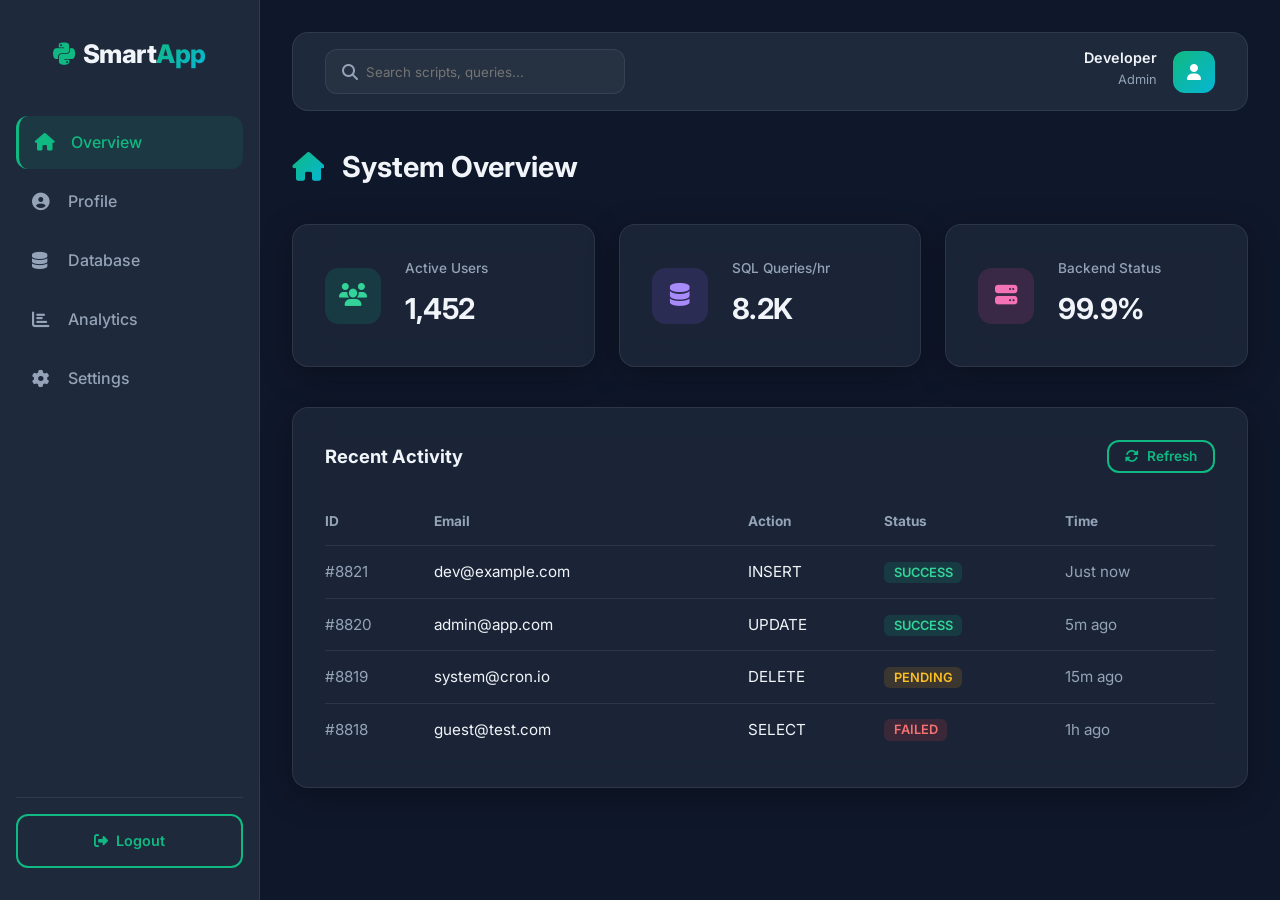
<file: dashboard.html>
<!DOCTYPE html>
<html lang="en">

<head>
    <meta charset="UTF-8">
    <meta name="viewport" content="width=device-width, initial-scale=1.0">
    <title>Dashboard | SmartApp</title>
    <link href="https://fonts.googleapis.com/css2?family=Inter:wght@300;400;500;600;700;800&display=swap"
        rel="stylesheet">
    <link rel="stylesheet" href="https://cdnjs.cloudflare.com/ajax/libs/font-awesome/6.4.0/css/all.min.css">
    <link rel="stylesheet" href="style.css?v=3">
</head>

<body>

    <div class="dashboard-layout fade-in">

        <!-- Sidebar Navigation -->
        <aside class="sidebar">
            <div class="sidebar-logo">
                <a href="index.html" class="logo">
                    <i class="fab fa-python"></i>Smart<span class="text-gradient">App</span>
                </a>
            </div>

            <nav class="sidebar-nav">
                <a href="#" class="active" data-target="overview"><i class="fas fa-home"></i> Overview</a>
                <a href="#" data-target="profile"><i class="fas fa-user-circle"></i> Profile</a>
                <a href="#" data-target="database"><i class="fas fa-database"></i> Database</a>
                <a href="#" data-target="analytics"><i class="fas fa-chart-bar"></i> Analytics</a>
                <a href="#" data-target="configuration"><i class="fas fa-cog"></i> Settings</a>
            </nav>

            <div style="margin-top: auto; padding-top: 1rem; border-top: 1px solid var(--border);">
                <a href="index.html" class="btn btn-outline btn-block" style="font-size: 0.9rem;">
                    <i class="fas fa-sign-out-alt"></i> Logout
                </a>
            </div>
        </aside>

        <!-- Main Content Area -->
        <main class="main-content">

            <!-- Topbar -->
            <header class="topbar">
                <div
                    style="display: flex; align-items: center; background: rgba(255,255,255,0.04); padding: 0.5rem 1rem; border-radius: 12px; width: 300px; border: 1px solid var(--border);">
                    <i class="fas fa-search" style="color: var(--text-muted); margin-right: 0.5rem;"></i>
                    <form class="search-form" style="width: 100%;">
                        <input type="text" placeholder="Search scripts, queries..."
                            style="border: none; background: transparent; width: 100%; outline: none; font-family: inherit; color: var(--text-main);">
                    </form>
                </div>

                <div class="user-profile">
                    <div style="text-align: right;">
                        <p style="font-weight: 600; font-size: 0.9rem; line-height: 1; color: var(--text-main);">
                            Developer</p>
                        <span style="font-size: 0.8rem; color: var(--text-muted);">Admin</span>
                    </div>
                    <div class="avatar">
                        <i class="fas fa-user"></i>
                    </div>
                </div>
            </header>

            <!-- Dashboard Content -->
            <div class="dashboard-content">

                <!-- OVERVIEW SECTION -->
                <div id="overview" class="content-section active">
                    <h2 style="margin-bottom: 2rem; font-size: 1.8rem;"><i class="fas fa-home text-gradient"
                            style="margin-right: 12px;"></i> System Overview</h2>

                    <div class="dashboard-cards" style="margin-bottom: 2.5rem;">
                        <div class="dash-card glass">
                            <div class="dash-icon bg-green"><i class="fas fa-users"></i></div>
                            <div class="dash-info">
                                <h4>Active Users</h4>
                                <h2>1,452</h2>
                            </div>
                        </div>
                        <div class="dash-card glass">
                            <div class="dash-icon bg-purple"><i class="fas fa-database"></i></div>
                            <div class="dash-info">
                                <h4>SQL Queries/hr</h4>
                                <h2>8.2K</h2>
                            </div>
                        </div>
                        <div class="dash-card glass">
                            <div class="dash-icon bg-pink"><i class="fas fa-server"></i></div>
                            <div class="dash-info">
                                <h4>Backend Status</h4>
                                <h2>99.9%</h2>
                            </div>
                        </div>
                    </div>

                    <!-- Activity Table -->
                    <div class="glass" style="padding: 2rem;">
                        <div
                            style="display: flex; justify-content: space-between; align-items: center; margin-bottom: 1.5rem;">
                            <h3 style="font-size: 1.15rem;">Recent Activity</h3>
                            <button class="btn btn-outline" style="padding: 0.4rem 1rem; font-size: 0.85rem;"><i
                                    class="fas fa-sync-alt"></i> Refresh</button>
                        </div>
                        <div style="overflow-x: auto;">
                            <table style="width: 100%; border-collapse: collapse; text-align: left;">
                                <thead>
                                    <tr
                                        style="border-bottom: 1px solid var(--border); color: var(--text-muted); font-size: 0.85rem;">
                                        <th style="padding: 0.8rem 0;">ID</th>
                                        <th style="padding: 0.8rem 0;">Email</th>
                                        <th style="padding: 0.8rem 0;">Action</th>
                                        <th style="padding: 0.8rem 0;">Status</th>
                                        <th style="padding: 0.8rem 0;">Time</th>
                                    </tr>
                                </thead>
                                <tbody style="font-size: 0.95rem;">
                                    <tr style="border-bottom: 1px solid var(--border);">
                                        <td style="padding: 0.8rem 0; color: var(--text-muted);">#8821</td>
                                        <td style="padding: 0.8rem 0;">dev@example.com</td>
                                        <td style="padding: 0.8rem 0;">INSERT</td>
                                        <td style="padding: 0.8rem 0;"><span
                                                style="background: rgba(16,185,129,0.15); color: #34d399; padding: 0.2rem 0.6rem; border-radius: 6px; font-size: 0.8rem; font-weight: 600;">SUCCESS</span>
                                        </td>
                                        <td style="padding: 0.8rem 0; color: var(--text-muted);">Just now</td>
                                    </tr>
                                    <tr style="border-bottom: 1px solid var(--border);">
                                        <td style="padding: 0.8rem 0; color: var(--text-muted);">#8820</td>
                                        <td style="padding: 0.8rem 0;">admin@app.com</td>
                                        <td style="padding: 0.8rem 0;">UPDATE</td>
                                        <td style="padding: 0.8rem 0;"><span
                                                style="background: rgba(16,185,129,0.15); color: #34d399; padding: 0.2rem 0.6rem; border-radius: 6px; font-size: 0.8rem; font-weight: 600;">SUCCESS</span>
                                        </td>
                                        <td style="padding: 0.8rem 0; color: var(--text-muted);">5m ago</td>
                                    </tr>
                                    <tr style="border-bottom: 1px solid var(--border);">
                                        <td style="padding: 0.8rem 0; color: var(--text-muted);">#8819</td>
                                        <td style="padding: 0.8rem 0;">system@cron.io</td>
                                        <td style="padding: 0.8rem 0;">DELETE</td>
                                        <td style="padding: 0.8rem 0;"><span
                                                style="background: rgba(245,158,11,0.15); color: #fbbf24; padding: 0.2rem 0.6rem; border-radius: 6px; font-size: 0.8rem; font-weight: 600;">PENDING</span>
                                        </td>
                                        <td style="padding: 0.8rem 0; color: var(--text-muted);">15m ago</td>
                                    </tr>
                                    <tr>
                                        <td style="padding: 0.8rem 0; color: var(--text-muted);">#8818</td>
                                        <td style="padding: 0.8rem 0;">guest@test.com</td>
                                        <td style="padding: 0.8rem 0;">SELECT</td>
                                        <td style="padding: 0.8rem 0;"><span
                                                style="background: rgba(239,68,68,0.15); color: #f87171; padding: 0.2rem 0.6rem; border-radius: 6px; font-size: 0.8rem; font-weight: 600;">FAILED</span>
                                        </td>
                                        <td style="padding: 0.8rem 0; color: var(--text-muted);">1h ago</td>
                                    </tr>
                                </tbody>
                            </table>
                        </div>
                    </div>
                </div>

                <!-- PROFILE SECTION -->
                <div id="profile" class="content-section" style="display: none;">
                    <h2 style="margin-bottom: 2rem; font-size: 1.8rem;"><i class="fas fa-user-circle text-gradient"
                            style="margin-right: 12px;"></i> Profile Settings</h2>
                    <div class="glass" style="padding: 2.5rem; max-width: 750px;">
                        <div
                            style="display: flex; align-items: center; gap: 2rem; margin-bottom: 2.5rem; border-bottom: 1px solid var(--border); padding-bottom: 2rem;">
                            <div
                                style="width: 90px; height: 90px; border-radius: 16px; background: var(--gradient); display: flex; align-items: center; justify-content: center; font-size: 2.5rem; color: white;">
                                <i class="fas fa-user"></i>
                            </div>
                            <div>
                                <h3 style="font-size: 1.4rem; margin-bottom: 0.3rem;">Developer Account</h3>
                                <p style="color: var(--text-muted);">Python/MySQL Admin</p>
                            </div>
                        </div>
                        <form action="javascript:void(0)">
                            <div
                                style="display: grid; grid-template-columns: 1fr 1fr; gap: 1.5rem; margin-bottom: 1.5rem;">
                                <div class="form-group" style="margin-bottom: 0;">
                                    <label class="form-label">First Name</label>
                                    <input type="text" class="form-control" value="John" required>
                                </div>
                                <div class="form-group" style="margin-bottom: 0;">
                                    <label class="form-label">Last Name</label>
                                    <input type="text" class="form-control" value="Developer" required>
                                </div>
                            </div>
                            <div class="form-group">
                                <label class="form-label">Email</label>
                                <input type="email" class="form-control" value="developer@example.com" disabled
                                    style="opacity: 0.5; cursor: not-allowed;">
                            </div>
                            <button type="submit" class="btn btn-primary"><i class="fas fa-save"></i> Save
                                Changes</button>
                        </form>
                    </div>
                </div>

                <!-- DATABASE SECTION -->
                <div id="database" class="content-section" style="display: none;">
                    <h2 style="margin-bottom: 2rem; font-size: 1.8rem;"><i class="fas fa-database text-gradient"
                            style="margin-right: 12px;"></i> Query Runner</h2>
                    <div class="glass" style="padding: 2.5rem; margin-bottom: 2rem;">
                        <div style="margin-bottom: 1rem; display: flex; justify-content: space-between;">
                            <span style="font-weight: 600;"><i class="fas fa-terminal"
                                    style="color: var(--primary); margin-right: 0.5rem;"></i> SQL Terminal</span>
                            <span style="color: var(--primary); font-size: 0.9rem;"><i class="fas fa-circle"
                                    style="font-size: 0.5rem; margin-right: 0.3rem;"></i> Connected</span>
                        </div>
                        <form action="javascript:void(0)">
                            <textarea class="form-control"
                                style="font-family: 'Fira Code', monospace; min-height: 100px; margin-bottom: 1rem;"
                                placeholder="SELECT * FROM users LIMIT 10;"></textarea>
                            <div style="display: flex; gap: 1rem;">
                                <button type="submit" class="btn btn-primary"><i class="fas fa-play"></i>
                                    Execute</button>
                                <button type="button" class="btn btn-outline"><i class="fas fa-eraser"></i>
                                    Clear</button>
                            </div>
                        </form>
                    </div>
                    <div
                        style="border: 2px dashed var(--border); border-radius: var(--radius); padding: 3rem 2rem; text-align: center; color: var(--text-muted);">
                        <i class="fas fa-table" style="font-size: 2.5rem; margin-bottom: 0.8rem; opacity: 0.4;"></i>
                        <h3 style="color: var(--text-muted);">No results yet</h3>
                        <p>Execute a SQL query above to see output here.</p>
                    </div>
                </div>

                <!-- ANALYTICS SECTION -->
                <div id="analytics" class="content-section" style="display: none;">
                    <h2 style="margin-bottom: 2rem; font-size: 1.8rem;"><i class="fas fa-chart-line text-gradient"
                            style="margin-right: 12px;"></i> Analytics</h2>
                    <div style="display: grid; grid-template-columns: 1fr 1fr; gap: 1.5rem;">
                        <div class="glass" style="padding: 2rem;">
                            <h3 style="margin-bottom: 1.5rem; font-size: 1.1rem;">Weekly Requests</h3>
                            <div
                                style="height: 220px; display: flex; align-items: flex-end; gap: 0.8rem; border-bottom: 1px solid var(--border); border-left: 1px solid var(--border); padding: 0.8rem 0.8rem 0; margin-bottom: 0.8rem;">
                                <div
                                    style="flex: 1; background: var(--gradient); height: 40%; border-radius: 4px 4px 0 0; opacity: 0.8;">
                                </div>
                                <div
                                    style="flex: 1; background: var(--gradient); height: 55%; border-radius: 4px 4px 0 0; opacity: 0.85;">
                                </div>
                                <div
                                    style="flex: 1; background: var(--gradient); height: 75%; border-radius: 4px 4px 0 0; opacity: 0.9;">
                                </div>
                                <div
                                    style="flex: 1; background: var(--gradient); height: 60%; border-radius: 4px 4px 0 0; opacity: 0.85;">
                                </div>
                                <div
                                    style="flex: 1; background: var(--gradient); height: 90%; border-radius: 4px 4px 0 0;">
                                </div>
                                <div
                                    style="flex: 1; background: var(--gradient); height: 30%; border-radius: 4px 4px 0 0; opacity: 0.7;">
                                </div>
                                <div
                                    style="flex: 1; background: var(--gradient); height: 45%; border-radius: 4px 4px 0 0; opacity: 0.8;">
                                </div>
                            </div>
                            <div
                                style="display: flex; justify-content: space-between; color: var(--text-muted); font-size: 0.75rem;">
                                <span>Mon</span><span>Tue</span><span>Wed</span><span>Thu</span><span>Fri</span><span>Sat</span><span>Sun</span>
                            </div>
                        </div>
                        <div class="glass" style="padding: 2rem;">
                            <h3 style="margin-bottom: 1.5rem; font-size: 1.1rem;">Resources</h3>
                            <div style="margin-bottom: 1.5rem;">
                                <div
                                    style="display: flex; justify-content: space-between; margin-bottom: 0.4rem; font-size: 0.9rem;">
                                    <span>CPU</span><span>45%</span>
                                </div>
                                <div
                                    style="width: 100%; height: 6px; background: rgba(255,255,255,0.06); border-radius: 3px; overflow: hidden;">
                                    <div
                                        style="width: 45%; height: 100%; background: var(--primary); border-radius: 3px;">
                                    </div>
                                </div>
                            </div>
                            <div style="margin-bottom: 1.5rem;">
                                <div
                                    style="display: flex; justify-content: space-between; margin-bottom: 0.4rem; font-size: 0.9rem;">
                                    <span>RAM</span><span>72%</span>
                                </div>
                                <div
                                    style="width: 100%; height: 6px; background: rgba(255,255,255,0.06); border-radius: 3px; overflow: hidden;">
                                    <div
                                        style="width: 72%; height: 100%; background: var(--secondary); border-radius: 3px;">
                                    </div>
                                </div>
                            </div>
                            <div>
                                <div
                                    style="display: flex; justify-content: space-between; margin-bottom: 0.4rem; font-size: 0.9rem;">
                                    <span>Disk</span><span style="color: #f87171;">88% <i
                                            class="fas fa-exclamation-triangle"></i></span>
                                </div>
                                <div
                                    style="width: 100%; height: 6px; background: rgba(255,255,255,0.06); border-radius: 3px; overflow: hidden;">
                                    <div style="width: 88%; height: 100%; background: #ef4444; border-radius: 3px;">
                                    </div>
                                </div>
                            </div>
                        </div>
                    </div>
                </div>

                <!-- CONFIGURATION SECTION -->
                <div id="configuration" class="content-section" style="display: none;">
                    <h2 style="margin-bottom: 2rem; font-size: 1.8rem;"><i class="fas fa-cog text-gradient"
                            style="margin-right: 12px;"></i> Settings</h2>
                    <div class="glass" style="padding: 2.5rem; max-width: 750px;">
                        <h3
                            style="margin-bottom: 1.5rem; border-bottom: 1px solid var(--border); padding-bottom: 1rem; font-size: 1.1rem;">
                            <i class="fab fa-python" style="color: var(--primary); margin-right: 0.5rem;"></i> Backend
                            Config
                        </h3>
                        <form action="#" method="POST" style="margin-bottom: 2.5rem;">
                            <div class="form-group">
                                <label class="form-label">Flask Secret Key</label>
                                <input type="password" class="form-control" value="super_secret_key" required>
                            </div>
                            <div class="form-group" style="display: flex; align-items: center; gap: 0.8rem;">
                                <input type="checkbox" id="debug_mode" checked
                                    style="accent-color: var(--primary); width: 18px; height: 18px;">
                                <label for="debug_mode"
                                    style="margin: 0; font-weight: 500; color: var(--text-muted);">Enable
                                    FLASK_DEBUG</label>
                            </div>
                        </form>
                        <h3
                            style="margin-bottom: 1.5rem; border-bottom: 1px solid var(--border); padding-bottom: 1rem; font-size: 1.1rem;">
                            <i class="fas fa-database" style="color: var(--secondary); margin-right: 0.5rem;"></i> MySQL
                            Connection
                        </h3>
                        <form action="#" method="POST">
                            <div
                                style="display: grid; grid-template-columns: 2fr 1fr; gap: 1.5rem; margin-bottom: 1.5rem;">
                                <div class="form-group" style="margin-bottom: 0;">
                                    <label class="form-label">Host URL</label>
                                    <input type="text" class="form-control" value="mysql-cluster.internal" required>
                                </div>
                                <div class="form-group" style="margin-bottom: 0;">
                                    <label class="form-label">Port</label>
                                    <input type="text" class="form-control" value="3306" required>
                                </div>
                            </div>
                            <div
                                style="display: grid; grid-template-columns: 1fr 1fr; gap: 1.5rem; margin-bottom: 2rem;">
                                <div class="form-group" style="margin-bottom: 0;">
                                    <label class="form-label">Username</label>
                                    <input type="text" class="form-control" value="admin_root" required>
                                </div>
                                <div class="form-group" style="margin-bottom: 0;">
                                    <label class="form-label">Password</label>
                                    <input type="password" class="form-control" value="*********" required>
                                </div>
                            </div>
                            <button type="submit" class="btn btn-primary"><i class="fas fa-server"></i> Save &
                                Restart</button>
                        </form>
                    </div>
                </div>

            </div>
        </main>
    </div>

    <script src="script.js"></script>
</body>

</html>
</file>
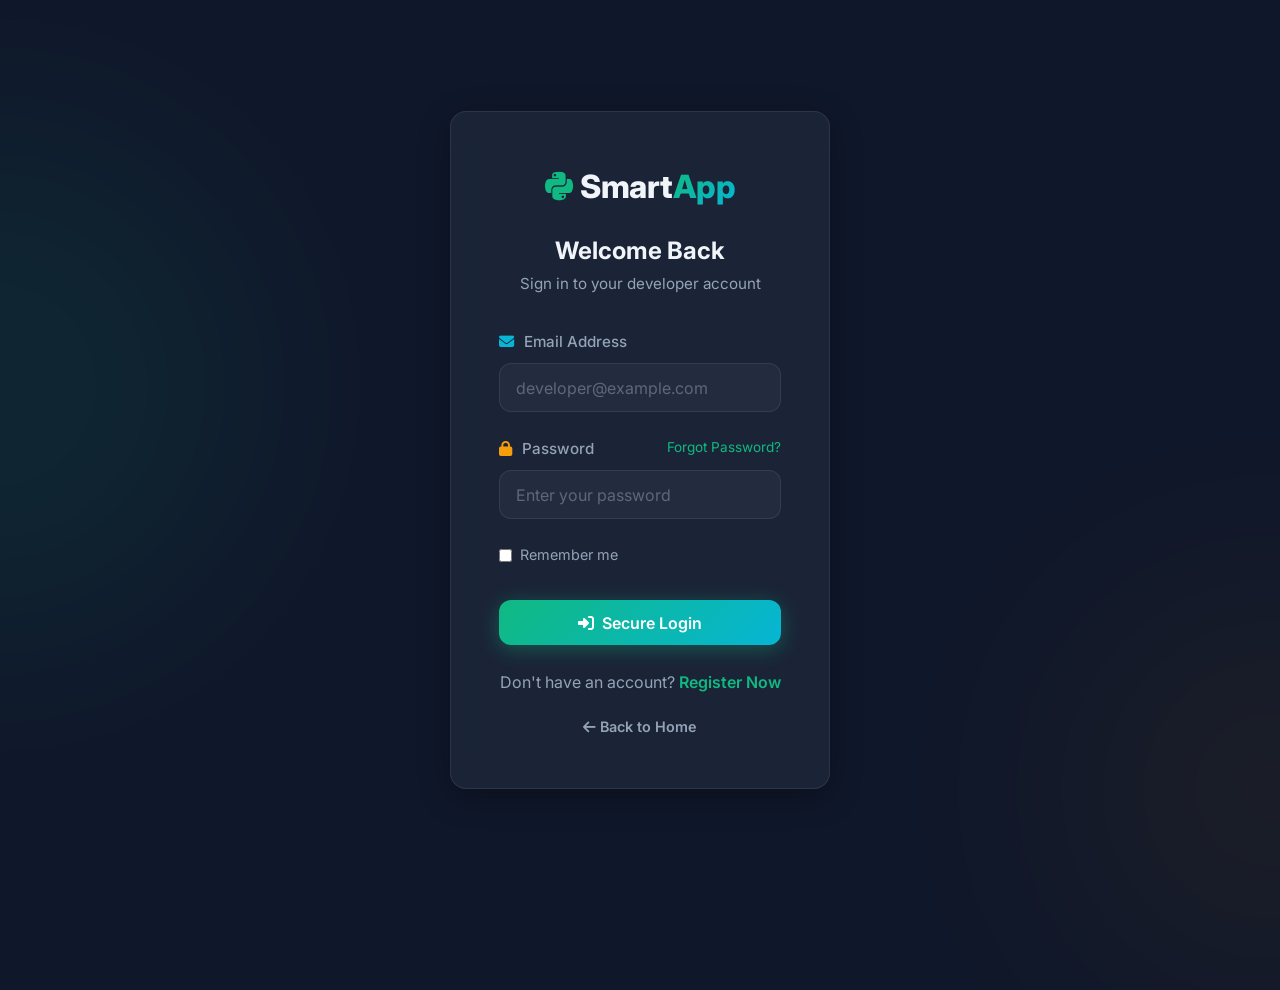
<file: login.html>
<!DOCTYPE html>
<html lang="en">

<head>
    <meta charset="UTF-8">
    <meta name="viewport" content="width=device-width, initial-scale=1.0">
    <title>Login | SmartApp</title>
    <link href="https://fonts.googleapis.com/css2?family=Inter:wght@300;400;500;600;700;800&display=swap"
        rel="stylesheet">
    <link rel="stylesheet" href="https://cdnjs.cloudflare.com/ajax/libs/font-awesome/6.4.0/css/all.min.css">
    <link rel="stylesheet" href="style.css?v=3">
</head>

<body>

    <div class="auth-page">
        <div class="hero-bg"
            style="top: 15%; left: -20%; background: var(--primary); opacity: 0.1; width: 500px; height: 500px;"></div>
        <div class="hero-bg"
            style="bottom: -10%; right: -15%; background: var(--accent); opacity: 0.06; width: 400px; height: 400px;">
        </div>

        <div class="container" style="display: flex; justify-content: center;">
            <div class="auth-card glass fade-in">

                <div class="form-header">
                    <a href="index.html" class="logo"
                        style="font-size: 2rem; margin-bottom: 0.5rem; display: inline-block;">
                        <i class="fab fa-python"></i>Smart<span class="text-gradient">App</span>
                    </a>
                    <h2 style="font-size: 1.5rem; margin-top: 0.5rem;">Welcome Back</h2>
                    <p style="color: var(--text-muted); font-size: 0.95rem;">Sign in to your developer account</p>
                </div>

                <form action="javascript:void(0)">
                    <div class="form-group">
                        <label class="form-label"><i class="fas fa-envelope"
                                style="margin-right: 6px; color: var(--secondary);"></i> Email Address</label>
                        <input type="email" class="form-control" placeholder="developer@example.com" required>
                    </div>

                    <div class="form-group">
                        <div style="display: flex; justify-content: space-between;">
                            <label class="form-label"><i class="fas fa-lock"
                                    style="margin-right: 6px; color: var(--accent);"></i> Password</label>
                            <a href="#" style="font-size: 0.85rem; color: var(--primary);">Forgot Password?</a>
                        </div>
                        <input type="password" class="form-control" placeholder="Enter your password" required>
                    </div>

                    <div style="margin-bottom: 2rem; display: flex; align-items: center; gap: 0.5rem;">
                        <input type="checkbox" id="remember" style="accent-color: var(--primary);">
                        <label for="remember" style="color: var(--text-muted); font-size: 0.9rem;">Remember me</label>
                    </div>

                    <button type="submit" class="btn btn-primary btn-block">
                        <i class="fas fa-sign-in-alt"></i> Secure Login
                    </button>
                </form>

                <div class="form-footer">
                    <p>Don't have an account? <a href="register.html">Register Now</a></p>
                    <p style="margin-top: 1rem;"><a href="index.html"
                            style="color: var(--text-muted); font-size: 0.9rem;"><i class="fas fa-arrow-left"></i> Back
                            to Home</a></p>
                </div>

            </div>
        </div>
    </div>

    <script src="script.js"></script>
</body>

</html>
</file>
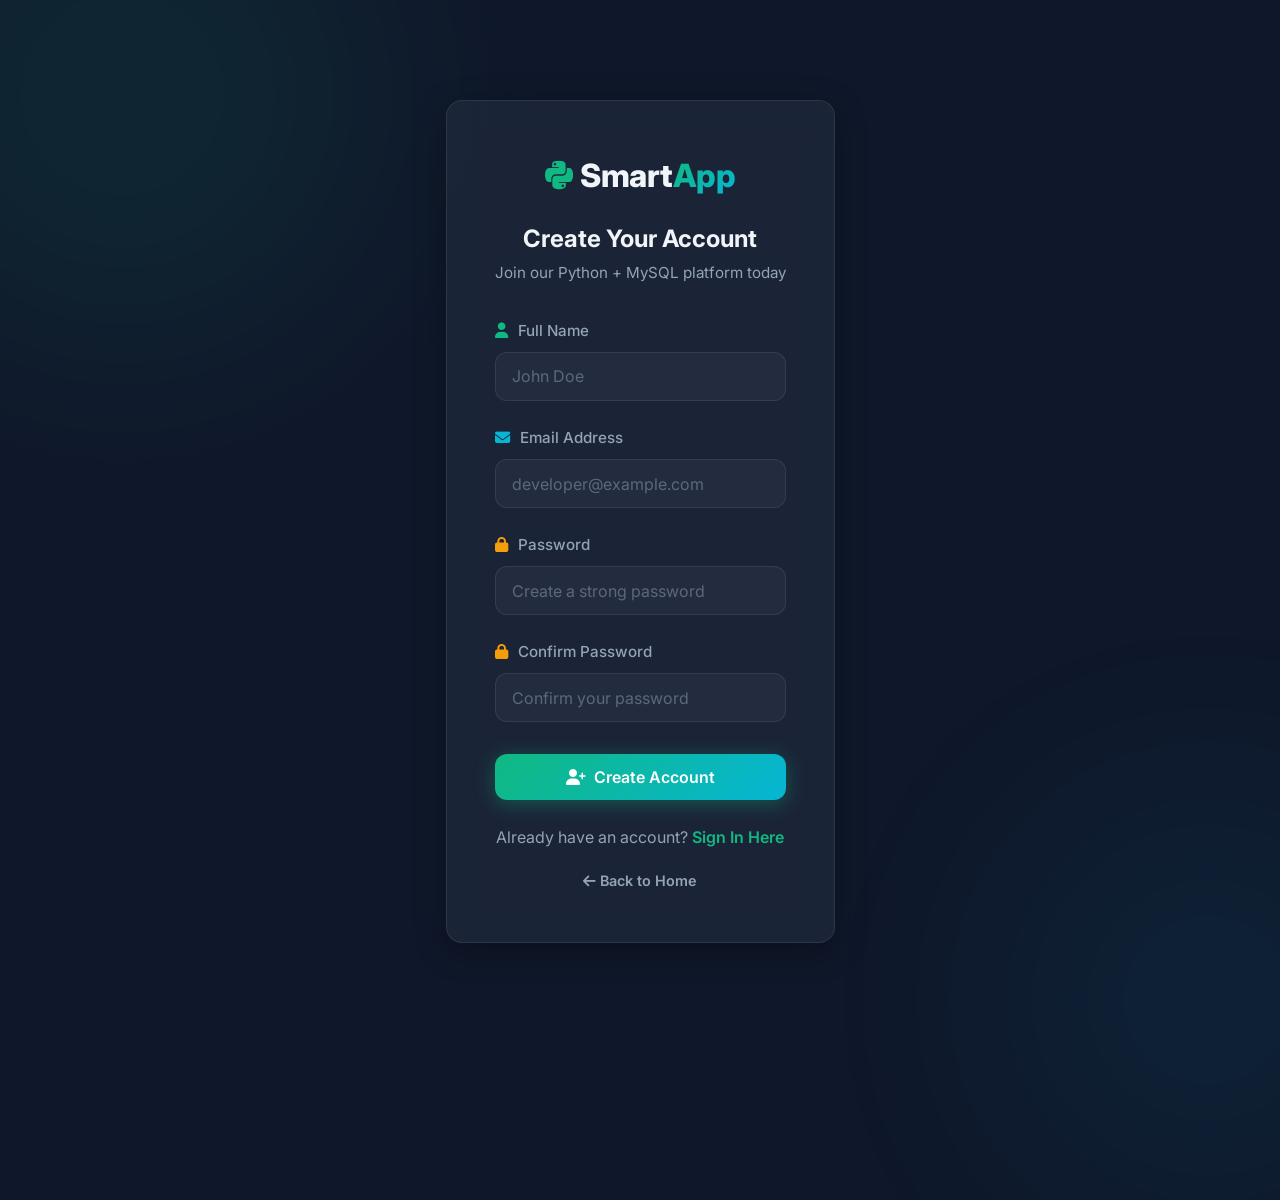
<file: register.html>
<!DOCTYPE html>
<html lang="en">

<head>
    <meta charset="UTF-8">
    <meta name="viewport" content="width=device-width, initial-scale=1.0">
    <title>Register | SmartApp</title>
    <link href="https://fonts.googleapis.com/css2?family=Inter:wght@300;400;500;600;700;800&display=swap"
        rel="stylesheet">
    <link rel="stylesheet" href="https://cdnjs.cloudflare.com/ajax/libs/font-awesome/6.4.0/css/all.min.css">
    <link rel="stylesheet" href="style.css?v=3">
</head>

<body>

    <div class="auth-page">
        <div class="hero-bg"
            style="top: -15%; left: -10%; background: var(--primary); opacity: 0.1; width: 500px; height: 500px;"></div>
        <div class="hero-bg"
            style="bottom: -15%; right: -10%; background: var(--secondary); opacity: 0.08; width: 400px; height: 400px;">
        </div>

        <div class="container" style="display: flex; justify-content: center;">
            <div class="auth-card glass fade-in">

                <div class="form-header">
                    <a href="index.html" class="logo"
                        style="font-size: 2rem; margin-bottom: 0.5rem; display: inline-block;">
                        <i class="fab fa-python"></i>Smart<span class="text-gradient">App</span>
                    </a>
                    <h2 style="font-size: 1.5rem; margin-top: 0.5rem;">Create Your Account</h2>
                    <p style="color: var(--text-muted); font-size: 0.95rem;">Join our Python + MySQL platform today</p>
                </div>

                <form action="javascript:void(0)">
                    <div class="form-group">
                        <label class="form-label"><i class="fas fa-user"
                                style="margin-right: 6px; color: var(--primary);"></i> Full Name</label>
                        <input type="text" class="form-control" placeholder="John Doe" required>
                    </div>

                    <div class="form-group">
                        <label class="form-label"><i class="fas fa-envelope"
                                style="margin-right: 6px; color: var(--secondary);"></i> Email Address</label>
                        <input type="email" class="form-control" placeholder="developer@example.com" required>
                    </div>

                    <div class="form-group">
                        <label class="form-label"><i class="fas fa-lock"
                                style="margin-right: 6px; color: var(--accent);"></i> Password</label>
                        <input type="password" class="form-control" placeholder="Create a strong password" required>
                    </div>

                    <div class="form-group" style="margin-bottom: 2rem;">
                        <label class="form-label"><i class="fas fa-lock"
                                style="margin-right: 6px; color: var(--accent);"></i> Confirm Password</label>
                        <input type="password" class="form-control" placeholder="Confirm your password" required>
                    </div>

                    <button type="submit" class="btn btn-primary btn-block">
                        <i class="fas fa-user-plus"></i> Create Account
                    </button>
                </form>

                <div class="form-footer">
                    <p>Already have an account? <a href="login.html">Sign In Here</a></p>
                    <p style="margin-top: 1rem;"><a href="index.html"
                            style="color: var(--text-muted); font-size: 0.9rem;"><i class="fas fa-arrow-left"></i> Back
                            to Home</a></p>
                </div>

            </div>
        </div>
    </div>

    <script src="script.js"></script>
</body>

</html>
</file>
<file: style.css>
/* ========================================
   NEW THEME: Dark Emerald — Sleek & Modern
   ======================================== */

:root {
    --primary: #10b981;
    --primary-light: #34d399;
    --primary-dark: #059669;
    --secondary: #06b6d4;
    --accent: #f59e0b;
    --gradient: linear-gradient(135deg, #10b981, #06b6d4);
    --gradient-warm: linear-gradient(135deg, #f59e0b, #ef4444);
    --gradient-dark: linear-gradient(135deg, #0f172a, #1e293b);
    --bg-color: #0f172a;
    --bg-surface: #1e293b;
    --bg-card: rgba(30, 41, 59, 0.8);
    --text-main: #f1f5f9;
    --text-muted: #94a3b8;
    --border: rgba(255, 255, 255, 0.08);
    --shadow: 0 8px 32px rgba(0, 0, 0, 0.3);
    --shadow-glow: 0 0 30px rgba(16, 185, 129, 0.15);
    --shadow-hover: 0 20px 40px rgba(16, 185, 129, 0.2);
    --transition: all 0.35s cubic-bezier(0.4, 0, 0.2, 1);
    --radius: 16px;
}

* {
    margin: 0;
    padding: 0;
    box-sizing: border-box;
}

html {
    scroll-behavior: smooth;
    font-family: 'Inter', 'Poppins', sans-serif;
}

body {
    background-color: var(--bg-color);
    color: var(--text-main);
    line-height: 1.7;
    overflow-x: hidden;
}

a {
    text-decoration: none;
    color: inherit;
}

ul {
    list-style: none;
}

.container {
    max-width: 1200px;
    margin: 0 auto;
    padding: 0 24px;
}

/* ========== Glass Card ========== */
.glass {
    background: var(--bg-card);
    backdrop-filter: blur(16px);
    -webkit-backdrop-filter: blur(16px);
    border: 1px solid var(--border);
    border-radius: var(--radius);
    box-shadow: var(--shadow);
}

/* ========== Typography ========== */
h1,
h2,
h3,
h4,
h5,
h6 {
    font-weight: 700;
    color: var(--text-main);
}

.text-gradient {
    background: var(--gradient);
    -webkit-background-clip: text;
    background-clip: text;
    -webkit-text-fill-color: transparent;
}

.section-title {
    text-align: center;
    margin-bottom: 1rem;
    font-size: 2.8rem;
    letter-spacing: -0.5px;
}

.section-subtitle {
    text-align: center;
    color: var(--text-muted);
    max-width: 600px;
    margin: 0 auto 3.5rem;
    font-size: 1.1rem;
}

/* ========== Buttons ========== */
.btn {
    display: inline-flex;
    align-items: center;
    justify-content: center;
    padding: 0.8rem 1.8rem;
    border-radius: 12px;
    font-weight: 600;
    transition: var(--transition);
    cursor: pointer;
    border: none;
    font-size: 1rem;
    gap: 0.5rem;
    font-family: inherit;
}

.btn-primary {
    background: var(--gradient);
    color: white;
    box-shadow: 0 4px 20px rgba(16, 185, 129, 0.35);
}

.btn-primary:hover {
    transform: translateY(-3px);
    box-shadow: 0 8px 30px rgba(16, 185, 129, 0.45);
    color: white;
}

.btn-outline {
    background: transparent;
    border: 2px solid var(--primary);
    color: var(--primary);
}

.btn-outline:hover {
    background: var(--primary);
    color: white;
    transform: translateY(-2px);
}

.btn-block {
    width: 100%;
}

/* ========== Animations ========== */
.fade-in {
    opacity: 0;
    transform: translateY(30px);
    transition: opacity 0.6s ease, transform 0.6s ease;
}

.fade-in.appear {
    opacity: 1;
    transform: translateY(0);
}

/* ========== Navbar ========== */
.navbar {
    position: fixed;
    top: 0;
    width: 100%;
    z-index: 1000;
    padding: 1.2rem 0;
    transition: var(--transition);
}

.navbar.scrolled {
    background: rgba(15, 23, 42, 0.95);
    backdrop-filter: blur(12px);
    box-shadow: 0 4px 20px rgba(0, 0, 0, 0.3);
    padding: 0.8rem 0;
}

.nav-container {
    display: flex;
    justify-content: space-between;
    align-items: center;
}

.logo {
    font-size: 1.6rem;
    font-weight: 800;
    letter-spacing: -0.5px;
}

.logo i {
    color: var(--primary);
    margin-right: 0.5rem;
}

.nav-links {
    display: flex;
    gap: 2rem;
    align-items: center;
}

.nav-links a {
    font-weight: 500;
    color: var(--text-muted);
    transition: var(--transition);
    position: relative;
}

.nav-links a:hover,
.nav-links a.active {
    color: var(--primary);
}

.nav-links a::after {
    content: '';
    position: absolute;
    bottom: -4px;
    left: 0;
    width: 0;
    height: 2px;
    background: var(--gradient);
    transition: width 0.3s ease;
}

.nav-links a:hover::after {
    width: 100%;
}

.mobile-menu-btn {
    display: none;
    font-size: 1.5rem;
    cursor: pointer;
    color: var(--text-main);
}

/* ========== Hero Section ========== */
.hero {
    min-height: 100vh;
    display: flex;
    align-items: center;
    position: relative;
    overflow: hidden;
    padding-top: 80px;
}

.hero-bg {
    position: absolute;
    width: 600px;
    height: 600px;
    border-radius: 50%;
    filter: blur(120px);
    z-index: -1;
}

.hero-content {
    max-width: 850px;
    margin: 0 auto;
    text-align: center;
}

.hero h1 {
    font-size: 4.2rem;
    line-height: 1.15;
    margin-bottom: 1.5rem;
    letter-spacing: -1px;
}

.hero p {
    font-size: 1.2rem;
    color: var(--text-muted);
    margin-bottom: 2.5rem;
    max-width: 600px;
    margin-left: auto;
    margin-right: auto;
}

.hero-btns {
    display: flex;
    gap: 1rem;
    justify-content: center;
}

/* ========== Sections ========== */
.section {
    padding: 7rem 0;
}

/* ========== About Grid ========== */
.about-grid {
    display: grid;
    grid-template-columns: 1fr 1fr;
    gap: 4rem;
    align-items: center;
}

.about-img {
    width: 100%;
    border-radius: var(--radius);
    box-shadow: var(--shadow);
    transition: var(--transition);
    border: 1px solid var(--border);
}

.about-img:hover {
    transform: translateY(-5px) scale(1.02);
    box-shadow: var(--shadow-hover);
}

/* ========== Features Grid ========== */
.features-grid {
    display: grid;
    grid-template-columns: repeat(auto-fit, minmax(280px, 1fr));
    gap: 2rem;
    margin-top: 3rem;
}

.feature-card {
    padding: 2.5rem 2rem;
    text-align: center;
    transition: var(--transition);
    position: relative;
    overflow: hidden;
}

.feature-card::before {
    content: '';
    position: absolute;
    top: 0;
    left: 0;
    width: 100%;
    height: 3px;
    background: var(--gradient);
    transform: scaleX(0);
    transition: transform 0.4s ease;
}

.feature-card:hover::before {
    transform: scaleX(1);
}

.feature-card:hover {
    transform: translateY(-8px);
    box-shadow: var(--shadow-glow);
}

.feature-icon {
    width: 72px;
    height: 72px;
    background: rgba(16, 185, 129, 0.1);
    color: var(--primary);
    border-radius: 16px;
    display: inline-flex;
    align-items: center;
    justify-content: center;
    font-size: 1.8rem;
    margin-bottom: 1.5rem;
    transition: var(--transition);
}

.feature-card:hover .feature-icon {
    background: var(--gradient);
    color: white;
    transform: scale(1.1);
    border-radius: 50%;
}

.feature-card h3 {
    margin-bottom: 0.8rem;
    font-size: 1.25rem;
}

.feature-card p {
    color: var(--text-muted);
    font-size: 0.95rem;
}

/* ========== Forms (Auth & Contact) ========== */
.auth-page,
.contact-page {
    min-height: 100vh;
    display: flex;
    align-items: center;
    justify-content: center;
    position: relative;
    padding: 100px 20px;
}

.auth-card,
.contact-card {
    width: 100%;
    max-width: 480px;
    padding: 3rem;
}

.contact-card {
    max-width: 600px;
    margin: 0 auto;
}

.form-header {
    text-align: center;
    margin-bottom: 2rem;
}

.form-group {
    margin-bottom: 1.5rem;
}

.form-label {
    display: block;
    margin-bottom: 0.5rem;
    font-weight: 500;
    color: var(--text-muted);
    font-size: 0.95rem;
}

.form-control {
    width: 100%;
    padding: 0.85rem 1rem;
    border: 1px solid var(--border);
    border-radius: 12px;
    background: rgba(255, 255, 255, 0.04);
    font-family: inherit;
    transition: var(--transition);
    color: var(--text-main);
    font-size: 1rem;
}

.form-control:focus {
    outline: none;
    border-color: var(--primary);
    box-shadow: 0 0 0 3px rgba(16, 185, 129, 0.15);
}

.form-control::placeholder {
    color: var(--text-muted);
    opacity: 0.5;
}

textarea.form-control {
    resize: vertical;
    min-height: 120px;
}

.form-footer {
    text-align: center;
    margin-top: 1.5rem;
    color: var(--text-muted);
}

.form-footer a {
    color: var(--primary);
    font-weight: 600;
}

/* ========== Dashboard ========== */
.dashboard-layout {
    display: flex;
    min-height: 100vh;
}

.sidebar {
    width: 260px;
    background: var(--bg-surface);
    border-right: 1px solid var(--border);
    padding: 2rem 1rem;
    display: flex;
    flex-direction: column;
}

.sidebar-logo {
    text-align: center;
    margin-bottom: 2.5rem;
    font-size: 1.5rem;
}

.sidebar-nav {
    flex: 1;
}

.sidebar-nav a {
    display: flex;
    align-items: center;
    padding: 0.8rem 1rem;
    border-radius: 12px;
    color: var(--text-muted);
    margin-bottom: 0.4rem;
    transition: var(--transition);
    font-weight: 500;
}

.sidebar-nav a i {
    margin-right: 1rem;
    width: 20px;
    font-size: 1.1rem;
}

.sidebar-nav a:hover,
.sidebar-nav a.active {
    background: rgba(16, 185, 129, 0.1);
    color: var(--primary);
}

.sidebar-nav a.active {
    border-left: 3px solid var(--primary);
}

.main-content {
    flex: 1;
    padding: 2rem;
    background: var(--bg-color);
}

.topbar {
    display: flex;
    justify-content: space-between;
    align-items: center;
    margin-bottom: 2rem;
    background: var(--bg-surface);
    padding: 1rem 2rem;
    border-radius: var(--radius);
    border: 1px solid var(--border);
}

.user-profile {
    display: flex;
    align-items: center;
    gap: 1rem;
}

.avatar {
    width: 42px;
    height: 42px;
    background: var(--gradient);
    border-radius: 12px;
    display: flex;
    align-items: center;
    justify-content: center;
    color: white;
    font-weight: bold;
}

.dashboard-cards {
    display: grid;
    grid-template-columns: repeat(auto-fit, minmax(250px, 1fr));
    gap: 1.5rem;
}

.dash-card {
    padding: 2rem;
    display: flex;
    align-items: center;
    gap: 1.5rem;
    transition: var(--transition);
}

.dash-card:hover {
    transform: translateY(-4px);
    box-shadow: var(--shadow-glow);
}

.dash-icon {
    width: 56px;
    height: 56px;
    border-radius: 14px;
    display: flex;
    align-items: center;
    justify-content: center;
    font-size: 1.4rem;
}

.bg-purple {
    background: rgba(139, 92, 246, 0.15);
    color: #a78bfa;
}

.bg-pink {
    background: rgba(236, 72, 153, 0.15);
    color: #f472b6;
}

.bg-green {
    background: rgba(16, 185, 129, 0.15);
    color: #34d399;
}

.dash-info h4 {
    color: var(--text-muted);
    font-size: 0.85rem;
    font-weight: 500;
    margin-bottom: 0.3rem;
}

.dash-info h2 {
    font-size: 1.8rem;
    letter-spacing: -0.5px;
}

/* ========== Footer ========== */
footer {
    background: var(--bg-surface);
    padding: 4rem 0 2rem;
    border-top: 1px solid var(--border);
}

.footer-grid {
    display: grid;
    grid-template-columns: repeat(auto-fit, minmax(200px, 1fr));
    gap: 3rem;
    margin-bottom: 3rem;
}

.footer-col h4 {
    margin-bottom: 1.5rem;
    font-size: 1.1rem;
}

.footer-links li {
    margin-bottom: 0.75rem;
}

.footer-links a {
    color: var(--text-muted);
    transition: var(--transition);
}

.footer-links a:hover {
    color: var(--primary);
    padding-left: 5px;
}

.social-links {
    display: flex;
    gap: 0.8rem;
}

.social-links a {
    width: 42px;
    height: 42px;
    border-radius: 12px;
    background: rgba(255, 255, 255, 0.05);
    border: 1px solid var(--border);
    display: flex;
    align-items: center;
    justify-content: center;
    color: var(--text-muted);
    transition: var(--transition);
}

.social-links a:hover {
    background: var(--gradient);
    color: white;
    border-color: transparent;
    transform: translateY(-3px);
}

.footer-bottom {
    text-align: center;
    padding-top: 2rem;
    border-top: 1px solid var(--border);
    color: var(--text-muted);
    font-size: 0.9rem;
}

/* ========== Content Section Toggle ========== */
.content-section {
    animation: fadeSlideIn 0.4s ease;
}

@keyframes fadeSlideIn {
    from {
        opacity: 0;
        transform: translateY(15px);
    }

    to {
        opacity: 1;
        transform: translateY(0);
    }
}

/* ========== Responsive ========== */
@media (max-width: 992px) {
    .hero h1 {
        font-size: 3rem;
    }

    .about-grid {
        grid-template-columns: 1fr;
    }

    .section-title {
        font-size: 2.2rem;
    }
}

@media (max-width: 768px) {
    .nav-links {
        position: absolute;
        top: 100%;
        left: 0;
        width: 100%;
        background: var(--bg-surface);
        flex-direction: column;
        padding: 2rem;
        box-shadow: 0 10px 20px rgba(0, 0, 0, 0.3);
        clip-path: polygon(0 0, 100% 0, 100% 0, 0 0);
        transition: var(--transition);
    }

    .nav-links.active {
        clip-path: polygon(0 0, 100% 0, 100% 100%, 0 100%);
    }

    .mobile-menu-btn {
        display: block;
    }

    .hero h1 {
        font-size: 2.5rem;
    }

    .dashboard-layout {
        flex-direction: column;
    }

    .sidebar {
        width: 100%;
        border-right: none;
        border-bottom: 1px solid var(--border);
    }
}
</file>
